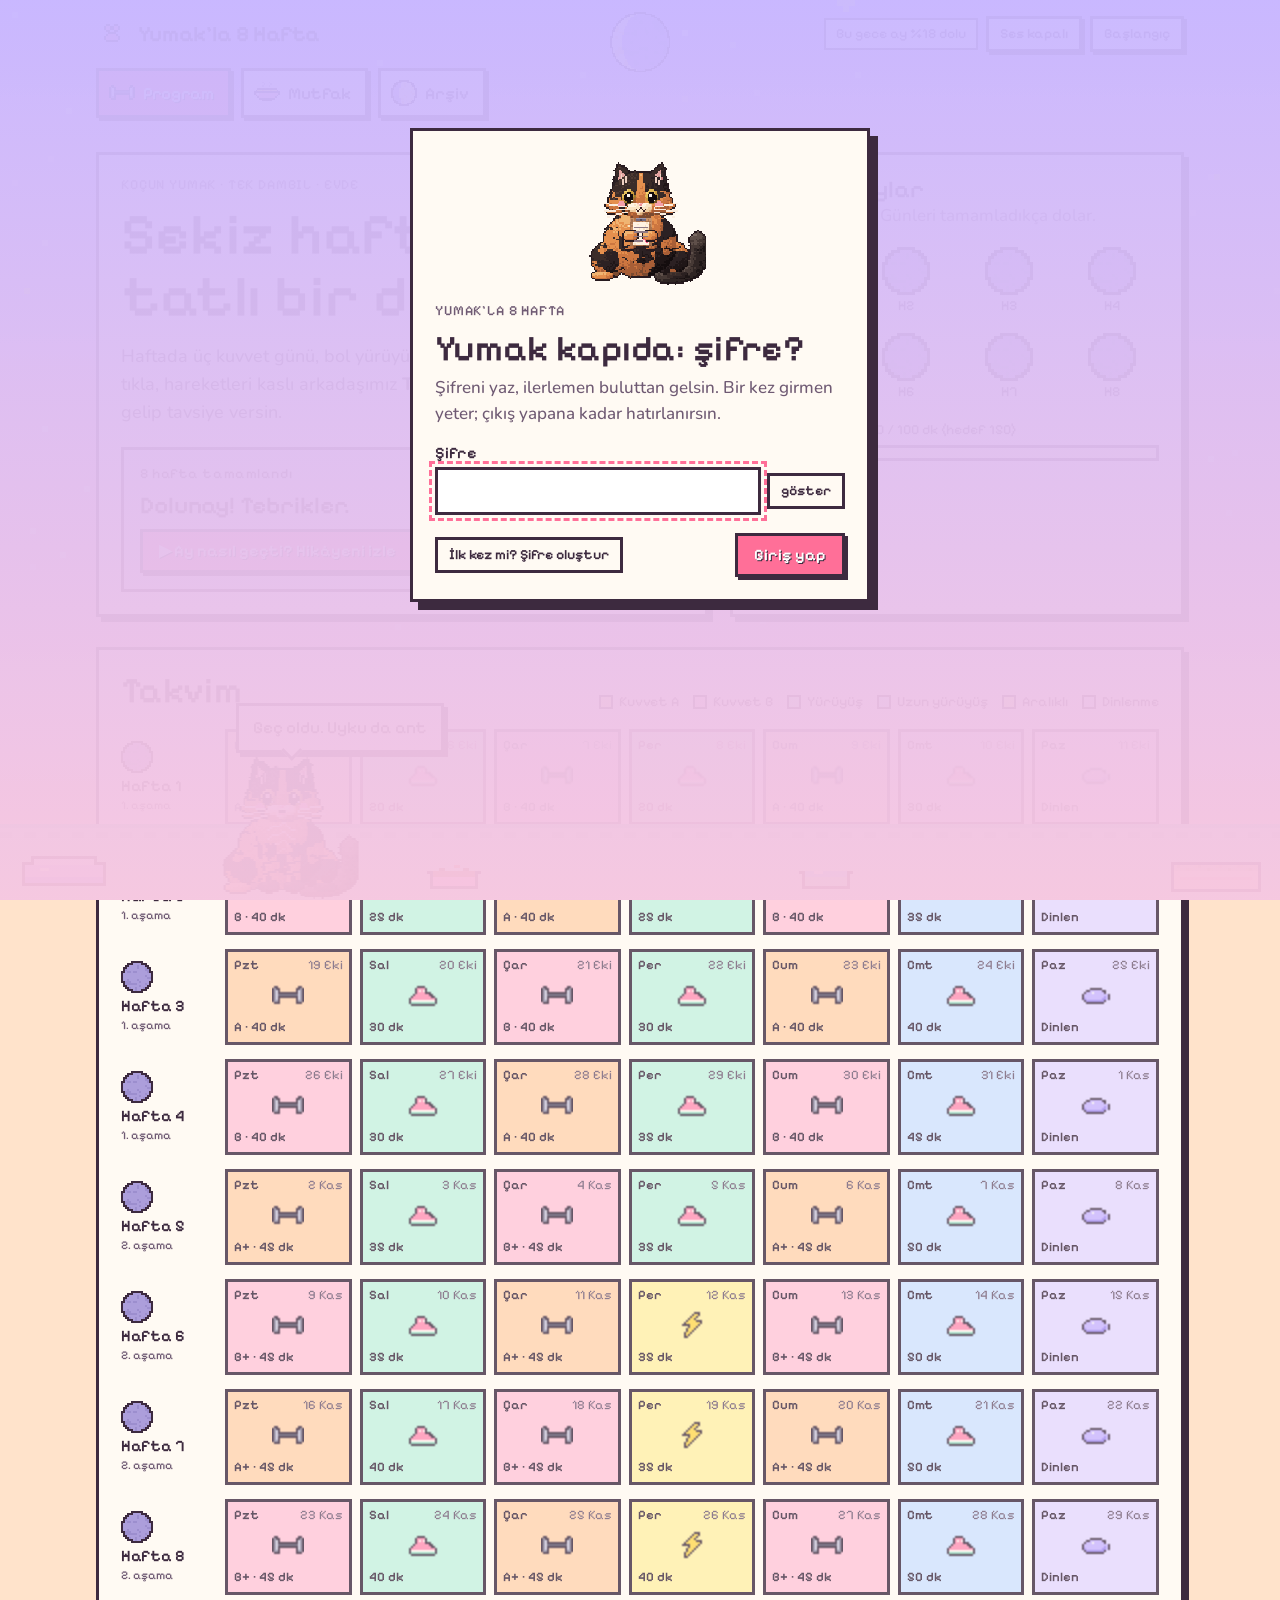
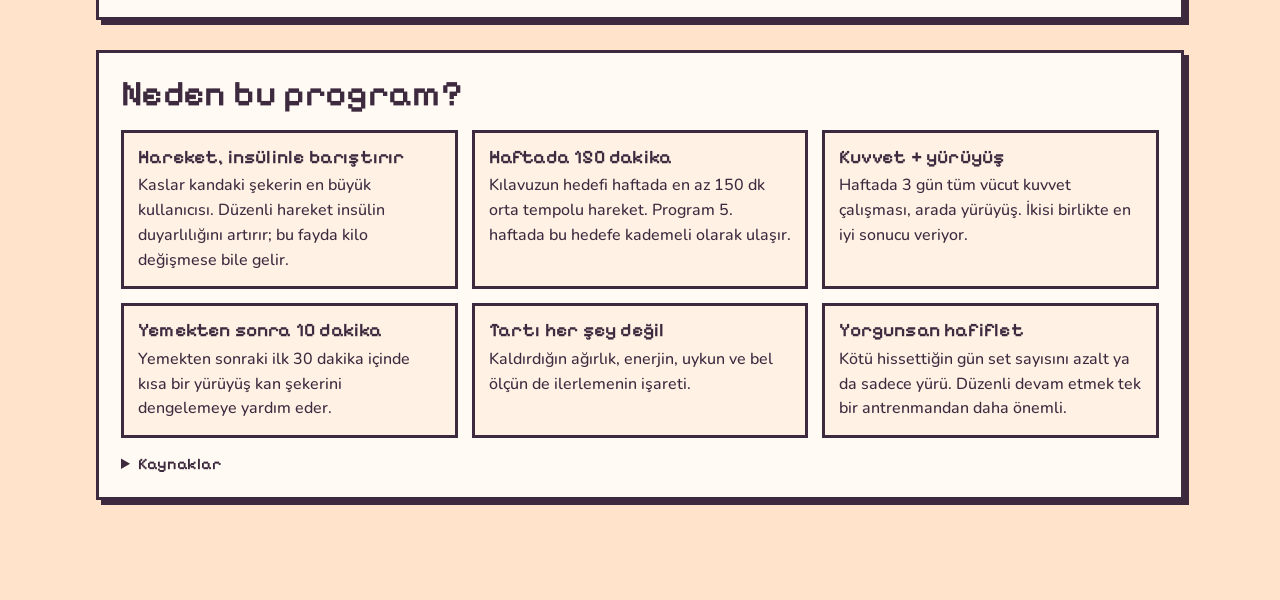
<file: index.html>
<!doctype html>
<html lang="tr">
<head>
<meta charset="utf-8">
<meta name="viewport" content="width=device-width,initial-scale=1,viewport-fit=cover">
<title>Yumak'la 8 Hafta</title>
<meta name="description" content="Tek dambılla evde 8 haftalık program. Koçun Yumak: tombul, tatlı ve biraz tembel bir kedi.">
<meta name="theme-color" content="#c9b8ff">
<meta property="og:title" content="Yumak'la 8 Hafta">
<meta property="og:description" content="Tek dambılla evde 8 haftalık program. Koçun Yumak.">
<meta property="og:type" content="website">
<meta property="og:url" content="https://bicer-latifcan.github.io/claudeAntrenmanProgram/">
<meta property="og:image" content="https://bicer-latifcan.github.io/claudeAntrenmanProgram/assets/og.png">
<meta property="og:image:width" content="1200">
<meta property="og:image:height" content="630">
<meta name="twitter:card" content="summary_large_image">
<link rel="icon" href="assets/favicon.svg" type="image/svg+xml">
<link rel="apple-touch-icon" href="assets/icon-180.png">
<link rel="manifest" href="manifest.webmanifest">
<meta name="apple-mobile-web-app-title" content="Yumak">
<meta name="apple-mobile-web-app-capable" content="yes">
<meta name="mobile-web-app-capable" content="yes">
<meta name="apple-mobile-web-app-status-bar-style" content="default">
<link rel="preconnect" href="https://fonts.googleapis.com">
<link rel="preconnect" href="https://fonts.gstatic.com" crossorigin>
<link rel="stylesheet" href="https://fonts.googleapis.com/css2?family=Nunito:wght@400;600;700;800&family=Pixelify+Sans:wght@400..700&display=swap">
<link rel="stylesheet" href="css/style.css">
</head>
<body>
<div class="sky" aria-hidden="true">
  <canvas id="stars" class="pix"></canvas>
  <canvas id="moon" class="pix" width="40" height="40"></canvas>
</div>

<header class="top wrap">
  <a class="brand" href="#" aria-label="Yumak'la 8 Hafta, en üste dön">
    <canvas id="brandIcon" class="pix" width="16" height="16" aria-hidden="true"></canvas>
    <span>Yumak'la 8 Hafta</span>
  </a>
  <div class="top-actions">
    <span class="chip" id="moonChip" title="Bu gecenin ay evresi">Bu gece ay</span>
    <button type="button" class="pbtn small" id="soundBtn" aria-pressed="false">Ses kapalı</button>
    <button type="button" class="pbtn small" id="settingsBtn" aria-haspopup="dialog">Başlangıç</button>
  </div>
</header>

<nav class="wrap tabs" aria-label="Bölümler">
  <button type="button" class="tab on" data-sekme="program" aria-current="page"><canvas class="pix" id="tabProgram" aria-hidden="true"></canvas>Program</button>
  <button type="button" class="tab" data-sekme="mutfak"><canvas class="pix" id="tabMutfak" aria-hidden="true"></canvas>Mutfak</button>
  <button type="button" class="tab" data-sekme="arsiv"><canvas class="pix" id="tabArsiv" aria-hidden="true"></canvas>Arşiv</button>
</nav>

<div class="wrap izle-bar" id="izleBar" hidden>
  <div class="izle-inner">
    <strong>İzleme modu</strong>
    <span id="izleText"></span>
    <span class="izle-actions">
      <button type="button" class="pbtn small" id="izleRefresh">Yenile</button>
      <button type="button" class="pbtn small ghost" id="izleExit">İzlemeden çık</button>
    </span>
  </div>
</div>

<main class="wrap" id="sayfaProgram">
  <section class="hero" aria-labelledby="heroTitle">
    <div class="card hero-card" data-platform="hero">
      <p class="eyebrow">Koçun Yumak · tek dambıl · evde</p>
      <h1 id="heroTitle">Sekiz haftalık tatlı bir düzen.</h1>
      <p class="lede">Haftada üç kuvvet günü, bol yürüyüş ve bir kedinin gözetimi. Güne tıkla, hareketleri kaslı arkadaşımız <b>Tarçın</b> göstersin. Yumak da arada gelip tavsiye versin.</p>
      <div class="today" id="today"></div>
    </div>
    <div class="card moons-card" data-platform="moons">
      <h2 class="h-small">Haftalık aylar</h2>
      <p class="muted">Her hafta bir ay. Günleri tamamladıkça dolar.</p>
      <div class="moons" id="moons"></div>
      <div class="week-meter" id="weekMeter"></div>
    </div>
  </section>

  <section class="card cal-card" id="takvim" aria-labelledby="calTitle" data-platform="calendar">
    <div class="cal-head">
      <h2 id="calTitle">Takvim</h2>
      <ul class="legend" aria-label="Gün türleri">
        <li><i class="dot t-A"></i>Kuvvet A</li>
        <li><i class="dot t-B"></i>Kuvvet B</li>
        <li><i class="dot t-yuruyus"></i>Yürüyüş</li>
        <li><i class="dot t-uzun"></i>Uzun yürüyüş</li>
        <li><i class="dot t-aralikli"></i>Aralıklı</li>
        <li><i class="dot t-dinlenme"></i>Dinlenme</li>
      </ul>
    </div>
    <div class="calendar" id="calendar"></div>
  </section>

  <section class="card why-card" id="neden" aria-labelledby="whyTitle">
    <h2 id="whyTitle">Neden bu program?</h2>
    <div class="why-grid" id="why"></div>
    <details class="sources">
      <summary>Kaynaklar</summary>
      <ul id="sources"></ul>
    </details>  </section>
</main>

<main class="wrap mutfak" id="sayfaMutfak" aria-label="Yumak'ın Mutfağı" hidden></main>
<main class="wrap arsiv" id="sayfaArsiv" aria-label="Arşiv: turların hikâyesi" hidden></main>

<!-- Yumak'ın evi -->
<div class="home" id="home" aria-label="Yumak'ın evi">
  <button type="button" class="item" id="bedItem" aria-label="Yatak: Yumak'ı uyut"><canvas class="pix" width="32" height="16"></canvas></button>
  <button type="button" class="item" id="foodItem" aria-label="Mama kabı: mama ver"><canvas class="pix" width="20" height="12"></canvas><span class="need" id="foodNeed"></span></button>
  <button type="button" class="item" id="waterItem" aria-label="Su kabı: su ver"><canvas class="pix" width="20" height="12"></canvas><span class="need" id="waterNeed"></span></button>
  <button type="button" class="item" id="litterItem" aria-label="Kum kabı: temizle"><canvas class="pix" width="32" height="14"></canvas></button>
</div>

<!-- Yumak katmanı -->
<div class="pet-layer" id="petLayer" aria-hidden="true">
  <canvas id="yumak" class="pix yumak" width="88" height="88"></canvas>
  <canvas id="yumakFace" class="pix yumak-face" width="104" height="88"></canvas>
</div>
<div class="bubble" id="bubble" role="status" aria-live="polite"></div>

<!-- Gün ayrıntısı -->
<dialog class="sheet" id="daySheet" aria-labelledby="dayTitle">
  <div class="sheet-inner" data-platform="sheet">
    <div class="sheet-head">
      <div>
        <p class="eyebrow" id="dayEyebrow"></p>
        <h2 id="dayTitle"></h2>
      </div>
      <button type="button" class="pbtn small" id="dayClose">Kapat</button>
    </div>
    <div id="dayBody"></div>
  </div>
</dialog>

<!-- Başlangıç tarihi -->
<dialog class="sheet small" id="settingsSheet" aria-labelledby="setTitle">
  <form method="dialog" class="sheet-inner">
    <h2 id="setTitle">Başlangıç tarihi</h2>
    <p class="muted">Programın ilk gününü seç. Takvim o günden başlar.</p>
    <label class="field">Başlangıç
      <input type="date" id="startInput">
    </label>
    <div class="backup" id="cloudBox">
      <strong class="sec-title">Bulut yedeği</strong>
      <p class="muted" id="cloudStatus"></p>
      <div class="row-end" id="cloudActions"></div>
    </div>
    <a class="backup widget-link" href="widget/">
      <strong class="sec-title">iPhone widget'ı</strong>
      <span class="muted">Ana ekranda bugünün antrenmanı ve Yumak. Kurulumu gör →</span>
    </a>
    <details class="backup">
      <summary>Başka cihaza taşı (yedek kodu)</summary>
      <p class="muted">İlerleme bu tarayıcıda saklanır. Başka bir cihazda devam etmek için kodu kopyala, orada bu alana yapıştır.</p>
      <div class="row-end">
        <button type="button" class="pbtn small" id="copyBackup">Kodumu kopyala</button>
        <span class="muted" id="backupMsg" role="status"></span>
      </div>
      <label class="field">Kodu buraya yapıştır
        <textarea id="backupInput" rows="3" spellcheck="false"></textarea>
      </label>
      <button type="button" class="pbtn small" id="loadBackup">Yedekten yükle</button>
    </details>
    <div class="row-end">
      <button type="button" class="pbtn ghost" id="resetBtn">İlerlemeyi sıfırla</button>
      <button class="pbtn" id="saveStart" value="save">Kaydet</button>
    </div>
  </form>
</dialog>

<script type="module" src="js/app.js"></script>
</body>
</html>
</file>
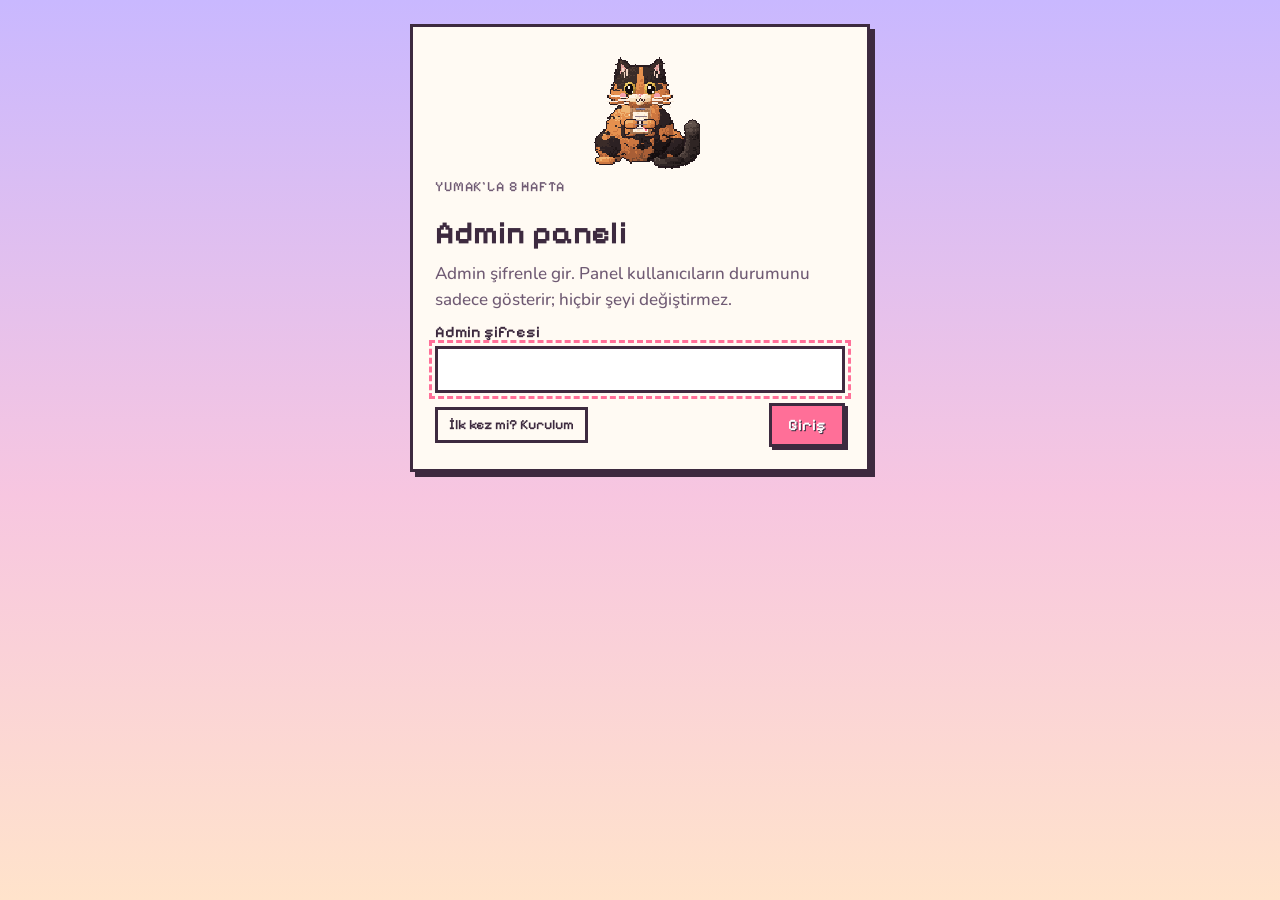
<file: admin/index.html>
<!doctype html>
<html lang="tr">
<head>
<meta charset="utf-8">
<meta name="viewport" content="width=device-width, initial-scale=1, viewport-fit=cover">
<meta name="robots" content="noindex, nofollow">
<title>Yumak · Admin paneli</title>
<link rel="icon" href="../assets/favicon.svg" type="image/svg+xml">
<link rel="preconnect" href="https://fonts.googleapis.com">
<link rel="preconnect" href="https://fonts.gstatic.com" crossorigin>
<link rel="stylesheet" href="https://fonts.googleapis.com/css2?family=Nunito:wght@400;600;700;800&family=Pixelify+Sans:wght@400..700&display=swap">
<link rel="stylesheet" href="../css/style.css">
<style>
  body { padding-bottom: 40px; }
  .ad-wrap { max-width: 980px; margin: 0 auto; padding: 24px 16px; display: grid; gap: 22px; }
  .ad-giris { max-width: 460px; justify-self: center; display: grid; gap: 10px; }
  .ad-giris h1, .ad-bas h1 { margin: 0; font: 700 32px/1.1 var(--font-pixel); }
  .ad-yumak { width: 120px; height: 120px; justify-self: center; }
  .ad-form { display: grid; gap: 10px; }
  .ad-form input { font: 600 18px/1.2 var(--font-body); padding: 10px 12px; border: 3px solid var(--ink); background: #fff; color: var(--ink); width: 100%; }
  .ad-oneri { justify-content: flex-start; }
  .ad-bas { display: flex; justify-content: space-between; align-items: flex-end; gap: 12px; flex-wrap: wrap; }
  .ad-bas .muted { margin: 4px 0 0; }
  .ad-uyari { background: var(--butter); display: grid; gap: 10px; }
  .ad-uyari h2 { margin: 0; }
  .ad-anahtar { display: block; word-break: break-all; font: 500 13px/1.4 ui-monospace, monospace; background: #fff; border: 2px dashed var(--ink); padding: 8px; user-select: all; }
  .ad-liste { display: grid; gap: 22px; }
  .ad-kart { display: grid; gap: 14px; }
  .ad-kart h2 { margin: 0; font: 800 22px/1.2 var(--font-body); }
  .ad-kart h3 { margin: 0 0 6px; font: 700 16px/1.2 var(--font-pixel); }
  .ad-kart .eyebrow { margin: 0; }
  .ad-kart .muted { margin: 2px 0 0; }
  .ad-durum { margin: 0; background: var(--lilac); border: 2px solid var(--ink); padding: 8px 10px; }
  .ad-ok { color: #1f8a52; } .ad-bekle { color: #c2335f; }
  .ad-sayilar { display: grid; grid-template-columns: repeat(4, minmax(0, 1fr)); gap: 10px; }
  .ad-sayilar div { border: 3px solid var(--ink); background: #fff; padding: 8px 10px; display: grid; gap: 2px; }
  .ad-sayilar b { font: 800 24px/1 var(--font-body); }
  .ad-sayilar span { font-size: 13px; color: var(--ink-soft); line-height: 1.2; }
  .ad-aylar { display: grid; grid-template-columns: repeat(8, minmax(0, 30px)); gap: 6px; }
  .ad-aylar canvas { width: 100%; height: auto; aspect-ratio: 1; }
  .ad-takvim { display: grid; grid-template-columns: repeat(28, minmax(0, 1fr)); gap: 3px; }
  .ad-g { aspect-ratio: 1; border: 2px solid var(--ink); background: #fff; }
  .ad-x { background: var(--pink); } .ad-d { background: var(--lilac); border-color: #b8a8e8; } .ad-k { background: #e8ddd5; border-color: #b9a9a0; }
  .ad-bugun { outline: 3px solid #ffd84d; outline-offset: 1px; }
  .ad-iki { display: grid; grid-template-columns: 1fr 1fr; gap: 16px; }
  .ad-mini, .ad-agir, .ad-turlar { list-style: none; margin: 0; padding: 0; display: grid; gap: 4px; font-size: 15px; }
  .ad-agir li, .ad-turlar li { display: flex; justify-content: space-between; align-items: center; gap: 8px; border-bottom: 2px dashed #e8d9ce; padding-bottom: 4px; }
  .ad-agir em { font-style: normal; color: #1f8a52; }
  .ad-kucuk { margin: 6px 0 0; font-size: 14px; }
  @media (max-width: 640px) {
    .ad-sayilar { grid-template-columns: 1fr 1fr; }
    .ad-iki { grid-template-columns: 1fr; }
    .ad-takvim { grid-template-columns: repeat(14, minmax(0, 1fr)); }
  }
</style>
</head>
<body>
<div class="sky" aria-hidden="true"></div>
<main class="ad-wrap" id="panel"><p class="muted">Yükleniyor…</p></main>
<script type="module" src="../js/admin.js"></script>
</body>
</html>
</file>
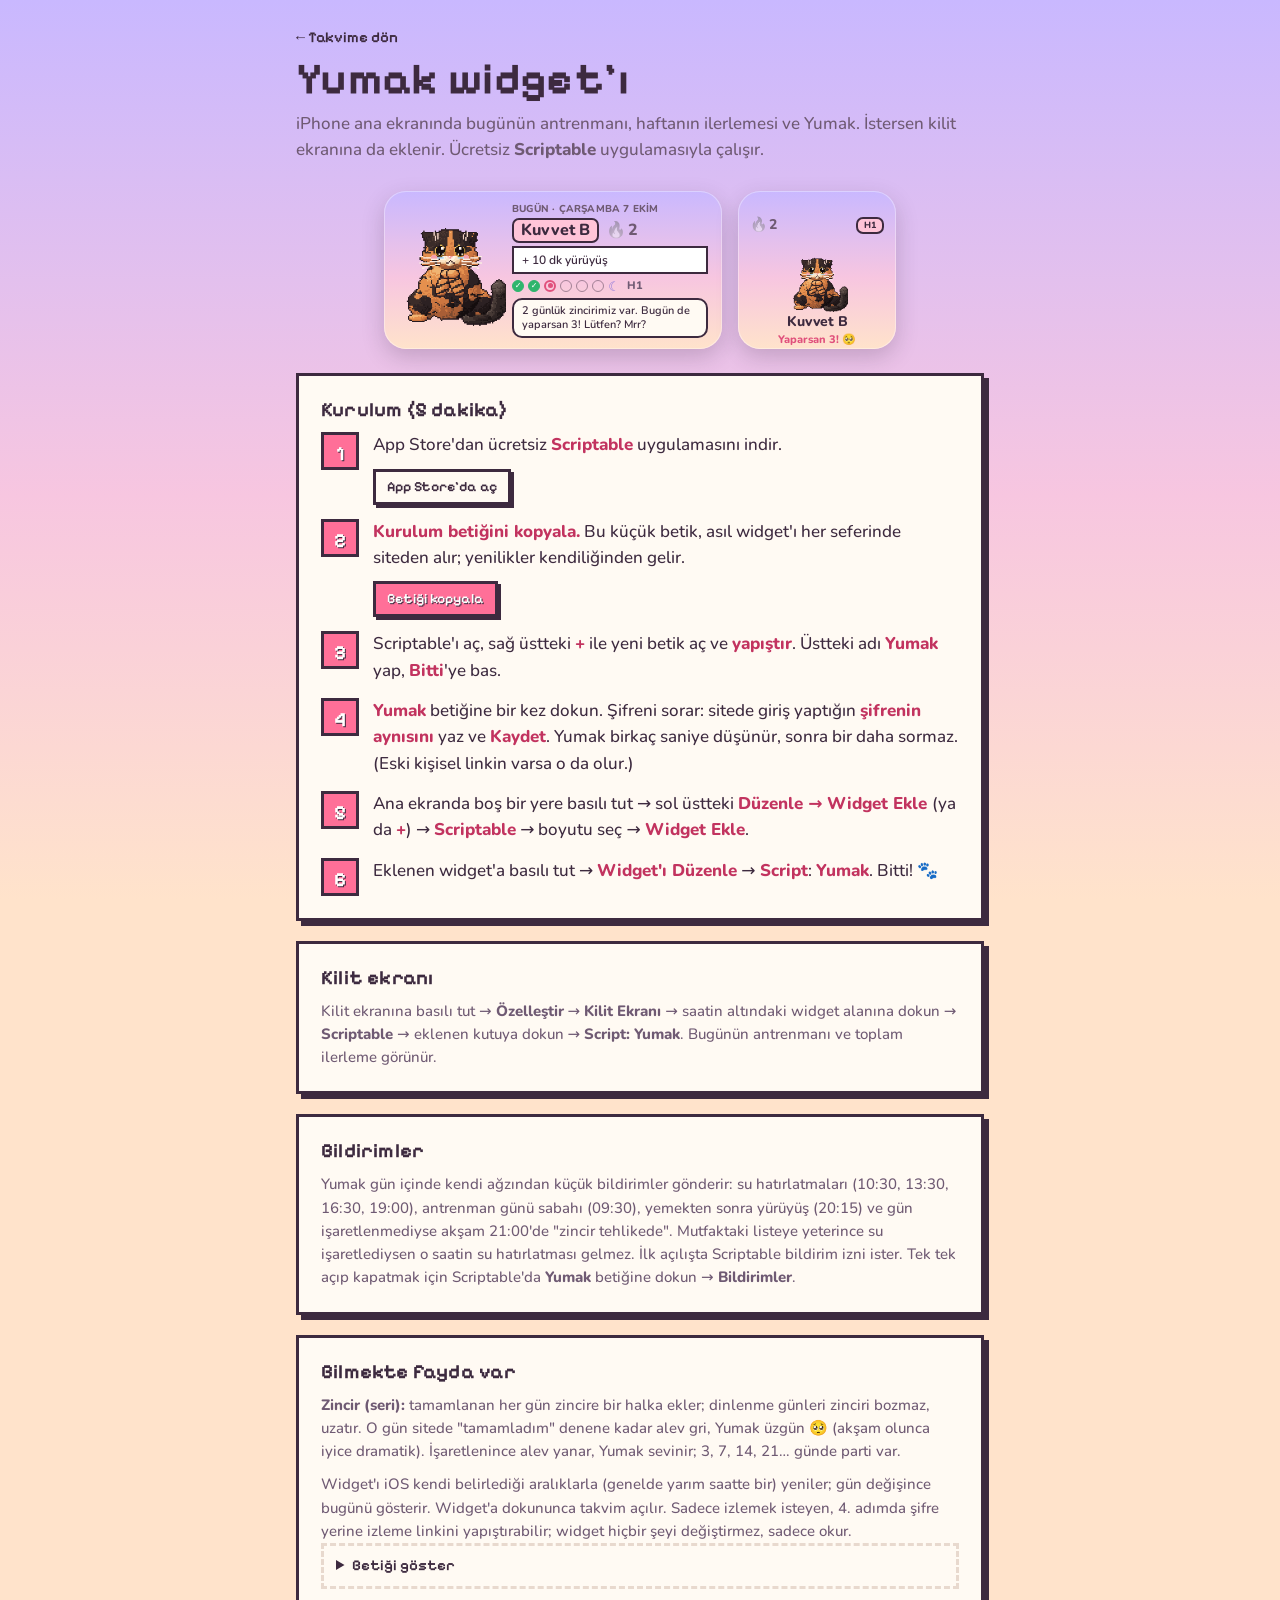
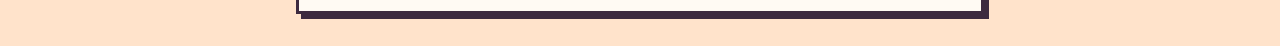
<file: widget/index.html>
<!doctype html>
<html lang="tr">
<head>
<meta charset="utf-8">
<meta name="viewport" content="width=device-width,initial-scale=1,viewport-fit=cover">
<title>Yumak widget'ı</title>
<meta name="description" content="iPhone ana ekranına ve kilit ekranına Yumak widget'ı: bugünün antrenmanı, haftanın ilerlemesi.">
<meta name="theme-color" content="#c9b8ff">
<link rel="icon" href="../assets/favicon.svg" type="image/svg+xml">
<link rel="apple-touch-icon" href="../assets/icon-180.png">
<link rel="preconnect" href="https://fonts.googleapis.com">
<link rel="preconnect" href="https://fonts.gstatic.com" crossorigin>
<link rel="stylesheet" href="https://fonts.googleapis.com/css2?family=Nunito:wght@400;600;700;800&family=Pixelify+Sans:wght@400..700&display=swap">
<link rel="stylesheet" href="../css/style.css">
<style>
  body { padding: 0 0 calc(32px + env(safe-area-inset-bottom, 0px)); }
  .wrap { width: min(720px, calc(100% - 28px)); margin: 0 auto; padding-top: calc(24px + env(safe-area-inset-top, 0px)); display: grid; gap: 20px; }
  .back { font: 600 15px/1 var(--font-pixel); color: var(--ink); text-decoration: none; display: inline-flex; gap: 6px; align-items: center; }
  h1 { font: 700 clamp(30px, 7vw, 44px)/1.05 var(--font-pixel); margin: 6px 0 8px; }
  .lead { margin: 0; color: var(--ink-soft); }
  /* widget örneği: iPhone'daki gibi yuvarlak yazı */
  .mocks { display: flex; flex-wrap: wrap; gap: 16px; align-items: center; justify-content: center; padding: 8px 0 4px; }
  .mock { border-radius: 22px; background: linear-gradient(180deg, #c9b8ff 0%, #f7c6e0 55%, #ffe3cb 100%); box-shadow: 0 8px 22px rgba(61, 42, 63, .22), inset 0 0 0 1px rgba(255,255,255,.35);
    font-family: ui-rounded, "SF Pro Rounded", "Nunito", system-ui, sans-serif; color: var(--ink); display: flex; box-sizing: border-box; line-height: 1.2; }
  .mock img { image-rendering: auto; flex: none; }
  .mock.md { width: min(338px, 100%); height: 158px; padding: 12px 14px 12px 10px; align-items: center; gap: 6px; }
  .mock.sm { width: 158px; height: 158px; padding: 10px 12px; flex-direction: column; }
  .m-ust { font-weight: 800; font-size: 10px; letter-spacing: .02em; color: var(--ink-soft); }
  .m-cip { display: inline-block; font-weight: 800; font-size: 16px; background: #ffc4d8; border: 2px solid var(--ink); border-radius: 7px; padding: 1px 7px; margin: 3px 0; }
  .m-alt { font-weight: 600; font-size: 12px; }
  .m-dots { display: flex; gap: 4px; align-items: center; margin: 5px 0 6px; font-weight: 800; font-size: 11px; color: var(--ink-soft); }
  .m-dots i { width: 12px; height: 12px; border-radius: 50%; border: 1.6px solid rgba(61, 42, 63, .45); box-sizing: border-box; display: inline-grid; place-items: center; font-style: normal; font-size: 8px; color: #fff; }
  .m-dots i.ok { background: #2fb56d; border-color: #2fb56d; }
  .m-dots i.now { border-color: #e0507c; border-width: 2px; }
  .m-dots i.now::after { content: ""; width: 5px; height: 5px; border-radius: 50%; background: #e0507c; }
  .m-dots i.moon { border: 0; color: #8f7ad8; font-size: 13px; }
  .m-alev { display: inline-flex; align-items: center; gap: 2px; font-weight: 800; font-size: 16px; color: var(--ink-soft); margin-left: 7px; vertical-align: middle; }
  .m-alev i { font-style: normal; filter: grayscale(1); opacity: .45; }
  .m-bas { display: flex; align-items: center; }
  .m-seri { font-weight: 800; font-size: 11px; color: #e0507c; text-align: center; margin-top: 2px; }
  .m-balon { background: var(--paper); border: 2px solid var(--ink); border-radius: 10px; padding: 4px 8px; font-weight: 600; font-size: 11px; line-height: 1.25; }
  .sm .top { display: flex; justify-content: space-between; align-items: center; }
  .sm .chip-h { font-weight: 800; font-size: 9px; background: #ffc4d8; border: 2px solid var(--ink); border-radius: 7px; padding: 1px 6px; }
  .sm .t { font-weight: 800; font-size: 14px; text-align: center; margin-top: 2px; }
  .sm .m-dots { justify-content: center; gap: 3px; margin: 4px 0 0; }
  .sm .m-dots i { width: 10px; height: 10px; }
  .steps { counter-reset: s; list-style: none; margin: 0; padding: 0; display: grid; gap: 14px; }
  .steps > li { counter-increment: s; display: grid; grid-template-columns: 40px 1fr; gap: 12px; align-items: start; }
  .steps > li::before { content: counter(s); font: 700 20px/38px var(--font-pixel); text-align: center; width: 38px; height: 38px; background: var(--pink); color: #fff; border: 3px solid var(--ink); text-shadow: 1px 1px 0 var(--ink); box-sizing: border-box; }
  .steps b { color: #c2335f; }
  .row-btn { display: flex; flex-wrap: wrap; gap: 10px; margin-top: 10px; }
  details { border: 3px dashed #e8d9ce; padding: 10px 12px; }
  summary { font: 600 15px/1.3 var(--font-pixel); cursor: pointer; }
  pre { white-space: pre-wrap; word-break: break-word; font: 12px/1.45 ui-monospace, SFMono-Regular, Menlo, monospace; background: var(--paper-2); padding: 10px; margin: 10px 0 0; border: 2px solid var(--ink); max-height: 320px; overflow: auto; }
  .note { font-size: 15px; color: var(--ink-soft); margin: 0; }
  .sec { font: 700 20px/1.2 var(--font-pixel); margin: 0 0 10px; }
</style>
</head>
<body>
<div class="sky" aria-hidden="true"></div>
<main class="wrap">
  <div>
    <a class="back" href="../">← Takvime dön</a>
    <h1>Yumak widget'ı</h1>
    <p class="lead">iPhone ana ekranında bugünün antrenmanı, haftanın ilerlemesi ve Yumak. İstersen kilit ekranına da eklenir. Ücretsiz <b>Scriptable</b> uygulamasıyla çalışır.</p>
  </div>

  <div class="mocks" aria-label="Widget örneği">
    <div class="mock md">
      <img src="uzgun.png" alt="Bugünü bekleyen üzgün Yumak" width="112" height="112">
      <div>
        <div class="m-ust">BUGÜN · ÇARŞAMBA 7 EKİM</div>
        <div class="m-bas"><span class="m-cip">Kuvvet B</span><span class="m-alev"><i>🔥</i>2</span></div>
        <div class="m-alt">+ 10 dk yürüyüş</div>
        <div class="m-dots"><i class="ok">✓</i><i class="ok">✓</i><i class="now"></i><i></i><i></i><i></i><i class="moon">☾</i>&nbsp;H1</div>
        <div class="m-balon">2 günlük zincirimiz var. Bugün de yaparsan 3! Lütfen? Mrr?</div>
      </div>
    </div>
    <div class="mock sm">
      <div class="top"><span class="m-alev" style="margin:0;font-size:14px"><i>🔥</i>2</span><span class="chip-h">H1</span></div>
      <img src="uzgun.png" alt="" width="62" height="62" style="align-self:center">
      <div class="t">Kuvvet B</div>
      <div class="m-seri">Yaparsan 3! 🥺</div>
    </div>
  </div>

  <section class="card">
    <h2 class="sec">Kurulum (5 dakika)</h2>
    <ol class="steps">
      <li><div>App Store'dan ücretsiz <b>Scriptable</b> uygulamasını indir.
        <div class="row-btn"><a class="pbtn small" href="https://apps.apple.com/app/scriptable/id1405459188" rel="noopener">App Store'da aç</a></div></div></li>
      <li><div><b>Kurulum betiğini kopyala.</b> Bu küçük betik, asıl widget'ı her seferinde siteden alır; yenilikler kendiliğinden gelir.
        <div class="row-btn"><button class="pbtn primary small" type="button" id="kopyala">Betiği kopyala</button></div></div></li>
      <li><div>Scriptable'ı aç, sağ üstteki <b>+</b> ile yeni betik aç ve <b>yapıştır</b>. Üstteki adı <b>Yumak</b> yap, <b>Bitti</b>'ye bas.</div></li>
      <li><div><b>Yumak</b> betiğine bir kez dokun. Şifreni sorar: sitede giriş yaptığın <b>şifrenin aynısını</b> yaz ve <b>Kaydet</b>. Yumak birkaç saniye düşünür, sonra bir daha sormaz. (Eski kişisel linkin varsa o da olur.)</div></li>
      <li><div>Ana ekranda boş bir yere basılı tut → sol üstteki <b>Düzenle → Widget Ekle</b> (ya da <b>+</b>) → <b>Scriptable</b> → boyutu seç → <b>Widget Ekle</b>.</div></li>
      <li><div>Eklenen widget'a basılı tut → <b>Widget'ı Düzenle</b> → <b>Script</b>: <b>Yumak</b>. Bitti! 🐾</div></li>
    </ol>
  </section>

  <section class="card">
    <h2 class="sec">Kilit ekranı</h2>
    <p class="note">Kilit ekranına basılı tut → <b>Özelleştir</b> → <b>Kilit Ekranı</b> → saatin altındaki widget alanına dokun → <b>Scriptable</b> → eklenen kutuya dokun → <b>Script: Yumak</b>. Bugünün antrenmanı ve toplam ilerleme görünür.</p>
  </section>

  <section class="card">
    <h2 class="sec">Bildirimler</h2>
    <p class="note">Yumak gün içinde kendi ağzından küçük bildirimler gönderir: su hatırlatmaları (10:30, 13:30, 16:30, 19:00), antrenman günü sabahı (09:30), yemekten sonra yürüyüş (20:15) ve gün işaretlenmediyse akşam 21:00'de "zincir tehlikede". Mutfaktaki listeye yeterince su işaretlediysen o saatin su hatırlatması gelmez. İlk açılışta Scriptable bildirim izni ister. Tek tek açıp kapatmak için Scriptable'da <b>Yumak</b> betiğine dokun → <b>Bildirimler</b>.</p>
  </section>

  <section class="card">
    <h2 class="sec">Bilmekte fayda var</h2>
    <p class="note" style="margin-bottom:10px"><b>Zincir (seri):</b> tamamlanan her gün zincire bir halka ekler; dinlenme günleri zinciri bozmaz, uzatır. O gün sitede "tamamladım" denene kadar alev gri, Yumak üzgün 🥺 (akşam olunca iyice dramatik). İşaretlenince alev yanar, Yumak sevinir; 3, 7, 14, 21… günde parti var.</p>
    <p class="note">Widget'ı iOS kendi belirlediği aralıklarla (genelde yarım saatte bir) yeniler; gün değişince bugünü gösterir. Widget'a dokununca takvim açılır. Sadece izlemek isteyen, 4. adımda şifre yerine izleme linkini yapıştırabilir; widget hiçbir şeyi değiştirmez, sadece okur.</p>
    <details id="betikKutu"><summary>Betiği göster</summary><pre id="betik"></pre></details>
  </section>
</main>

<script type="text/plain" id="betikKaynak">
// Yumak widget'ı 🐾 · kurulum betiği
// Asıl widget'ı siteden indirir; yenilikler kendiliğinden gelir.
const ADRES = 'https://bicer-latifcan.github.io/claudeAntrenmanProgram/widget/yumak-widget.js';
const fm = FileManager.local(), yol = fm.joinPath(fm.documentsDirectory(), 'yumak-widget-cekirdek.js');
let kod = null;
try {
  const r = new Request(ADRES); r.timeoutInterval = 12;
  const s = await r.loadString();
  if (r.response.statusCode === 200 && s.includes('YUMAK_WIDGET')) { kod = s; fm.writeString(yol, s); }
} catch (e) {}
if (!kod && fm.fileExists(yol)) kod = fm.readString(yol);
if (kod) await eval(`(async () => {\n${kod}\n})()`);
else { const w = new ListWidget(); w.addText('Yumak internet bekliyor…'); Script.setWidget(w); Script.complete(); }
</script>
<script>
  const kaynak = document.getElementById('betikKaynak').textContent.trim() + '\n';
  document.getElementById('betik').textContent = kaynak;
  document.getElementById('kopyala').addEventListener('click', async (e) => {
    const b = e.currentTarget;
    try { await navigator.clipboard.writeText(kaynak); b.textContent = 'Kopyalandı! 🐾'; }
    catch {
      const kutu = document.getElementById('betikKutu'); kutu.open = true;
      const r = document.createRange(); r.selectNodeContents(document.getElementById('betik'));
      const s = getSelection(); s.removeAllRanges(); s.addRange(r);
      b.textContent = 'Seçtim, Kopyala\'ya bas';
    }
    setTimeout(() => { b.textContent = 'Betiği kopyala'; }, 2600);
  });
</script>
</body>
</html>
</file>
<file: css/style.css>
/* Yumak'la 8 Hafta — pastel piksel dünya
   Düzen: ortalanmış tek sütun; üstte tanıtım + haftalık aylar, ortada takvim, altta "neden".
   Yumak ekranın altındaki evinde yaşar ve sayfadaki kartların üstüne zıplayabilir. */
:root {
  --ink: #3d2a3f;
  --ink-soft: #6f5a73;
  --paper: #fffaf3;
  --paper-2: #fff1e4;
  --sky-1: #c9b8ff;
  --sky-2: #f7c6e0;
  --sky-3: #ffe3cb;
  --pink: #ff6f98;
  --pink-soft: #ffc4d8;
  --peach: #ffd2ad;
  --mint: #c4f1df;
  --blue: #cfe2ff;
  --butter: #fff0a6;
  --lilac: #e4d8ff;
  --ground: #c4f0dc;
  --ground-edge: #8fd4bc;
  --shadow: 5px 5px 0 var(--ink);
  --font-pixel: "Pixelify Sans", ui-monospace, monospace;
  --font-body: "Nunito", system-ui, -apple-system, "Segoe UI", sans-serif;
  --home-h: 76px;
}
* { box-sizing: border-box; }
html { scroll-behavior: smooth; }
body {
  margin: 0; min-height: 100%;
  font: 500 17px/1.55 var(--font-body); color: var(--ink);
  background: var(--sky-3);
  padding-bottom: calc(var(--home-h) + 24px + env(safe-area-inset-bottom, 0px));
  -webkit-tap-highlight-color: transparent;
}
.pix { image-rendering: pixelated; image-rendering: crisp-edges; }
.sky { position: fixed; inset: 0; z-index: -1; background: linear-gradient(180deg, var(--sky-1) 0%, var(--sky-2) 55%, var(--sky-3) 100%); }
#stars { position: absolute; inset: 0; width: 100%; height: 100%; }
#moon { position: absolute; left: 50%; top: 12px; width: 60px; transform: translateX(-50%); }

.wrap { width: 100%; max-width: 1120px; margin: 0 auto; padding-inline: 16px; }
h1, h2, h3 { font-family: var(--font-pixel); font-weight: 600; line-height: 1.08; margin: 0; text-wrap: balance; letter-spacing: .01em; }
h1 { font-size: clamp(34px, 5.2vw, 58px); }
h2 { font-size: clamp(26px, 3.2vw, 36px); }
.h-small { font-size: 24px; }
p { margin: 0; }
b { font-weight: 800; }
.muted { color: var(--ink-soft); }
.eyebrow { font: 500 14px/1.2 var(--font-pixel); letter-spacing: .06em; text-transform: uppercase; color: var(--ink-soft); margin-bottom: 10px; }

/* ---------- ortak parçalar ---------- */
.card { background: var(--paper); border: 3px solid var(--ink); box-shadow: var(--shadow); padding: 22px; position: relative; }
.pbtn {
  font: 600 16px/1 var(--font-pixel); color: var(--ink); background: var(--paper); border: 3px solid var(--ink);
  box-shadow: 3px 3px 0 var(--ink); padding: 11px 16px; cursor: pointer; text-decoration: none; display: inline-flex; align-items: center; gap: 8px;
}
.pbtn:hover { background: #fff; }
.pbtn:active { transform: translate(2px, 2px); box-shadow: 1px 1px 0 var(--ink); }
.pbtn.small { font-size: 14px; padding: 8px 11px; }
.pbtn.primary { background: var(--pink); color: #fff; text-shadow: 1px 1px 0 var(--ink); }
.pbtn.ghost { background: transparent; box-shadow: none; }
.pbtn[aria-pressed="true"] { background: var(--butter); }
:focus-visible { outline: 3px dashed var(--pink); outline-offset: 3px; }
.chip { font: 500 14px/1 var(--font-pixel); background: var(--paper); border: 2px solid var(--ink); padding: 7px 10px; display: inline-flex; align-items: center; gap: 6px; }

/* ---------- üst şerit ---------- */
.top { display: flex; justify-content: space-between; align-items: center; gap: 12px; flex-wrap: wrap; padding-block: 16px; }
.brand { display: inline-flex; align-items: center; gap: 10px; font: 700 22px/1 var(--font-pixel); color: var(--ink); text-decoration: none; }
.brand canvas { width: 32px; height: 32px; }
.top-actions { display: flex; gap: 8px; align-items: center; flex-wrap: wrap; }

/* ---------- izleme modu ---------- */
.izle-bar { margin-top: 4px; }
.izle-inner { display: flex; flex-wrap: wrap; gap: 8px 14px; align-items: center; background: var(--butter); border: 3px solid var(--ink); box-shadow: 4px 4px 0 var(--ink); padding: 10px 14px; font: 500 15px/1.3 var(--font-pixel); }
.izle-actions { margin-left: auto; display: flex; gap: 8px; }
body.izle .setbox, body.izle .kg, body.izle .done-btn, body.izle [data-walk], body.izle #startInput, body.izle #saveStart, body.izle #resetBtn, body.izle #loadBackup { pointer-events: none; opacity: .7; }

/* ---------- tanıtım ---------- */
.hero { display: grid; grid-template-columns: minmax(0, 1.35fr) minmax(0, 1fr); gap: 22px; margin-top: 30px; }
.hero-card h1 { margin-bottom: 14px; }
.lede { font-size: 18px; max-width: 58ch; }
.today { margin-top: 20px; display: grid; gap: 10px; padding: 16px; border: 3px solid var(--ink); background: var(--peach); }
.today .t-label { font: 500 14px/1.2 var(--font-pixel); letter-spacing: .04em; }
.today .t-title { font: 600 24px/1.1 var(--font-pixel); }
.today .row { display: flex; gap: 10px; flex-wrap: wrap; align-items: center; }
.moons { display: grid; grid-template-columns: repeat(4, minmax(0, 1fr)); gap: 12px 8px; margin-top: 14px; }
.moon-item { display: grid; justify-items: center; gap: 4px; font: 500 14px/1 var(--font-pixel); background: none; border: 0; color: var(--ink); cursor: pointer; padding: 4px; }
.moon-item canvas { width: 48px; height: 48px; }
.moon-item.now { outline: 2px dashed var(--pink); outline-offset: 2px; }
.week-meter { margin-top: 18px; display: grid; gap: 6px; font: 500 14px/1.3 var(--font-pixel); }
.bar { height: 16px; border: 3px solid var(--ink); background: var(--paper-2); position: relative; overflow: hidden; }
.bar i { position: absolute; inset: 0 auto 0 0; background: repeating-linear-gradient(90deg, var(--pink) 0 8px, #ff8fb0 8px 16px); }

/* ---------- takvim ---------- */
.cal-card { margin-top: 30px; }
.cal-head { display: flex; justify-content: space-between; align-items: end; gap: 14px; flex-wrap: wrap; margin-bottom: 18px; }
.legend { list-style: none; margin: 0; padding: 0; display: flex; flex-wrap: wrap; gap: 6px 14px; font: 500 14px/1.2 var(--font-pixel); }
.legend li { display: inline-flex; align-items: center; gap: 6px; }
.dot { width: 14px; height: 14px; border: 2px solid var(--ink); display: inline-block; }
.t-A { background: var(--peach); } .t-B { background: var(--pink-soft); } .t-yuruyus { background: var(--mint); }
.t-uzun { background: var(--blue); } .t-aralikli { background: var(--butter); } .t-dinlenme { background: var(--lilac); }
.calendar { display: grid; gap: 14px; }
.week { display: grid; grid-template-columns: 96px repeat(7, minmax(0, 1fr)); gap: 8px; align-items: stretch; }
.week-label { display: grid; align-content: center; justify-items: start; gap: 4px; font: 600 16px/1.1 var(--font-pixel); }
.week-label canvas { width: 32px; height: 32px; }
.week-label small { font: 500 12px/1.2 var(--font-pixel); color: var(--ink-soft); }
.day {
  position: relative; display: grid; grid-template-rows: auto 1fr auto; gap: 2px; min-height: 96px; padding: 7px 6px;
  border: 3px solid var(--ink); color: var(--ink); cursor: pointer; text-align: left; font: inherit;
  transition: transform .12s steps(2), box-shadow .12s steps(2);
}
.day:hover { transform: translate(-2px, -2px); box-shadow: 4px 4px 0 var(--ink); }
.day .d-top { display: flex; justify-content: space-between; align-items: baseline; gap: 4px; font: 600 13px/1 var(--font-pixel); }
.day .d-date { font-weight: 400; color: var(--ink-soft); }
.day canvas.d-icon { width: 32px; height: 32px; align-self: center; justify-self: center; }
.day .d-label { font: 600 13px/1.15 var(--font-pixel); }
.day.is-today { box-shadow: 0 0 0 3px var(--pink), 4px 4px 0 3px var(--ink); }
.day.is-today::before { content: "bugün"; position: absolute; top: -12px; right: 6px; font: 600 11px/1 var(--font-pixel); background: var(--pink); color: #fff; padding: 3px 5px; border: 2px solid var(--ink); }
/* tamamlanan gün: koca yeşil tik */
.day.is-done { box-shadow: inset 0 0 0 3px #3cc97c; }
.day.is-done:hover { box-shadow: inset 0 0 0 3px #3cc97c, 4px 4px 0 var(--ink); }
.day.is-done canvas.d-icon { opacity: .22; }
.day.is-done .d-label, .day.is-done .d-top { opacity: .75; }
.day.is-today.is-done { box-shadow: inset 0 0 0 3px #3cc97c, 0 0 0 3px var(--pink), 4px 4px 0 3px var(--ink); }
.day .stamp { position: absolute; left: 50%; top: 50%; transform: translate(-50%, -40%); height: auto; pointer-events: none; filter: drop-shadow(2px 2px 0 rgba(61, 42, 63, .35)); }
.stamp.pop { animation: pop .55s steps(6) both; }
@keyframes pop { 0% { transform: translate(-50%, -40%) scale(0) rotate(-20deg); } 60% { transform: translate(-50%, -40%) scale(1.35) rotate(6deg); } 100% { transform: translate(-50%, -40%) scale(1) rotate(0); } }
.done-chip { background: #e9fbef; border-color: #1c5e3b; gap: 8px; }
.day.is-past:not(.is-done) { opacity: .78; }

/* ---------- neden ---------- */
.why-card { margin-top: 30px; }
.why-grid { display: grid; grid-template-columns: repeat(3, minmax(0, 1fr)); gap: 14px; margin-top: 16px; }
.why-item { border: 3px solid var(--ink); padding: 14px; background: var(--paper-2); }
.why-item h3 { font-size: 19px; margin-bottom: 6px; }
.why-item p { font-size: 16px; }
.sources { margin-top: 16px; }
.sources summary { font: 600 16px/1.3 var(--font-pixel); cursor: pointer; }
.sources a { color: var(--ink); }
.note { margin-top: 14px; font-size: 15px; color: var(--ink-soft); max-width: 75ch; }
.foot { padding-block: 26px 10px; font-size: 14px; color: var(--ink-soft); }

/* ---------- Yumak'ın evi ---------- */
.home {
  position: fixed; left: 0; right: 0; bottom: 0; z-index: 40; height: calc(var(--home-h) + env(safe-area-inset-bottom, 0px));
  padding: 0 16px env(safe-area-inset-bottom, 0px); display: flex; align-items: flex-end; justify-content: space-between; gap: 10px;
  background: var(--ground); border-top: 4px solid var(--ground-edge);
}
.home::before { content: ""; position: absolute; left: 0; right: 0; top: 4px; height: 6px; background: repeating-linear-gradient(90deg, #b2e8d1 0 12px, transparent 12px 24px); }
.item { position: relative; background: none; border: 0; padding: 0 0 8px; cursor: pointer; display: grid; justify-items: center; }
.item canvas { width: auto; height: 36px; }
#bedItem canvas { height: 32px; }
#litterItem canvas { height: 34px; }
.need { position: absolute; top: -10px; right: -6px; font: 700 14px/1 var(--font-pixel); color: var(--pink); text-shadow: 1px 1px 0 var(--ink); }
.home .spacer { flex: 1; }

/* ---------- Yumak katmanı ---------- */
.pet-layer { position: fixed; inset: 0; z-index: 60; pointer-events: none; overflow: hidden; }
.yumak { position: absolute; left: 0; top: 0; width: 154px; height: 154px; transform-origin: 50% 95.45%; will-change: transform; } /* köken = ayak hizası (84/88) */
.yumak-face { position: absolute; left: 50%; bottom: 0; width: min(92vw, 540px); height: auto; transform: translate(-50%, 110%); will-change: transform; }
.fx { position: fixed; z-index: 65; pointer-events: none; }
.fx-text { font: 700 21px/1 "Pixelify Sans", system-ui, sans-serif; color: #ff5f8f; white-space: nowrap; letter-spacing: .5px;
  text-shadow: 2px 0 var(--ink), -2px 0 var(--ink), 0 2px var(--ink), 0 -2px var(--ink), 2px 2px var(--ink), -2px 2px var(--ink), 2px -2px var(--ink), -2px -2px var(--ink), 0 5px 0 rgba(61, 42, 63, .22); }
.prop { position: fixed; left: 0; top: 0; z-index: 64; pointer-events: none; will-change: transform, opacity; }
.bubble {
  position: fixed; z-index: 70; max-width: min(320px, 80vw); background: var(--paper); border: 3px solid var(--ink); box-shadow: 4px 4px 0 var(--ink);
  padding: 11px 14px; font: 500 17px/1.35 var(--font-pixel); pointer-events: none; opacity: 0; transform: translateY(6px);
  transition: opacity .15s steps(3), transform .15s steps(3);
}
.bubble.on { opacity: 1; transform: none; }
.bubble::after { content: ""; position: absolute; left: var(--tail, 40px); bottom: -13px; width: 12px; height: 12px; background: var(--paper); border-right: 3px solid var(--ink); border-bottom: 3px solid var(--ink); transform: rotate(45deg) translateY(-50%); }
.bubble.below::after { bottom: auto; top: -13px; transform: rotate(225deg) translateY(-50%); }
.bubble.side::after { display: none; }
.bubble b { color: #e0507c; }

/* ---------- gün ayrıntısı ---------- */
.sheet { border: 3px solid var(--ink); box-shadow: 8px 8px 0 var(--ink); padding: 0; background: var(--paper); color: var(--ink); width: min(820px, calc(100% - 20px)); max-height: 90vh; }
/* Yumak pencerenin üstüne oturabilsin diye üstte boşluk */
@media (min-height: 620px) { .sheet { margin-top: 128px; margin-bottom: 16px; max-height: calc(100dvh - 148px); } }
#dayBody { display: grid; gap: 16px; }
.sheet.small { width: min(460px, calc(100% - 20px)); }
.sheet::backdrop { background: rgba(61, 42, 63, .45); }
.sheet-inner { padding: 22px; display: grid; gap: 18px; }
.sheet-head { display: flex; justify-content: space-between; gap: 12px; align-items: start; position: sticky; top: 0; background: var(--paper); padding-block: 4px 12px; z-index: 2; border-bottom: 3px dashed #e8d9ce; }
.sec-title { font: 600 20px/1.2 var(--font-pixel); display: flex; align-items: center; gap: 8px; }
.ex-list { display: grid; gap: 16px; }
.ex { display: grid; grid-template-columns: 216px minmax(0, 1fr); gap: 16px; border: 3px solid var(--ink); padding: 14px; background: #fff; }
.ex.compact { grid-template-columns: 120px minmax(0, 1fr); }
.stage { background: linear-gradient(180deg, #f3ecff 0 78%, #d9f3e8 78% 100%); border: 3px solid var(--ink); aspect-ratio: 1; display: grid; place-items: center; }
.stage canvas { width: 100%; height: 100%; }
.ex h3 { font-size: 22px; }
.ex .dose { display: flex; gap: 6px; flex-wrap: wrap; margin: 8px 0; }
.ex ol { margin: 6px 0 8px; padding-left: 20px; font-size: 16px; }
.ex .tip { font-size: 15px; background: var(--butter); border: 2px solid var(--ink); padding: 6px 9px; display: inline-block; }
.ex .warn { font-size: 15px; margin-top: 6px; color: #9a3d5b; }
.sets { display: flex; gap: 8px; flex-wrap: wrap; align-items: center; margin-top: 10px; font: 500 14px/1 var(--font-pixel); }
.setbox { width: 34px; height: 34px; border: 3px solid var(--ink); background: var(--paper); cursor: pointer; font: 600 15px/1 var(--font-pixel); color: var(--ink); }
.setbox[aria-pressed="true"] { background: var(--pink); color: #fff; }
.kg { width: 70px; font: 600 15px/1 var(--font-pixel); padding: 7px; border: 3px solid var(--ink); background: var(--paper); color: var(--ink); }
.video { margin-top: 10px; }
.lite-yt { position: relative; display: block; width: 100%; max-width: 420px; aspect-ratio: 16 / 9; border: 3px solid var(--ink); background: #1b1422 center / cover no-repeat; cursor: pointer; padding: 0; }
.lite-yt::after { content: "▶ İzle"; position: absolute; left: 50%; top: 50%; transform: translate(-50%, -50%); font: 600 17px/1 var(--font-pixel); background: var(--pink); color: #fff; border: 3px solid var(--ink); padding: 9px 13px; box-shadow: 3px 3px 0 var(--ink); }
.yt-frame { position: relative; width: 100%; max-width: 420px; aspect-ratio: 16 / 9; border: 3px solid var(--ink); background: #000; }
.yt-frame iframe { position: absolute; inset: 0; width: 100%; height: 100%; border: 0; }
.chip.strong { background: #fff; font-weight: 700; border-width: 2px; }
.chip.kg-chip { background: var(--mint); }
.warn.soft { color: var(--ink-soft); }
.tracker { margin-top: 12px; padding-top: 10px; border-top: 2px dashed #e8d9ce; display: grid; gap: 6px; }
.tr-help, .tr-last { font-size: 14px; color: var(--ink-soft); margin: 0; }
.tr-last b { color: var(--ink); }
.kg-field { display: inline-flex; align-items: center; gap: 8px; font: 600 14px/1 var(--font-pixel); margin-left: 4px; }
.done-btn {
  display: inline-flex; align-items: center; gap: 12px; font: 600 21px/1.1 var(--font-pixel); color: #fff; text-shadow: 1px 1px 0 var(--ink);
  background: var(--pink); border: 3px solid var(--ink); box-shadow: 4px 4px 0 var(--ink); padding: 14px 20px; cursor: pointer; text-align: left;
}
.done-btn:active { transform: translate(2px, 2px); box-shadow: 2px 2px 0 var(--ink); }
.done-btn[aria-pressed="true"] { background: #e9fbef; color: #1c5e3b; text-shadow: none; border-color: #1c5e3b; box-shadow: 4px 4px 0 #1c5e3b; }
.done-btn small { display: block; font: 500 12px/1.2 var(--font-body); color: var(--ink-soft); margin-top: 3px; }
.video a { font: 500 14px/1.3 var(--font-pixel); color: var(--ink); }
.walk-box { display: grid; grid-template-columns: 216px minmax(0, 1fr); gap: 16px; align-items: start; }
.done-row { display: flex; justify-content: space-between; align-items: center; gap: 12px; flex-wrap: wrap; border-top: 3px dashed #e8d9ce; padding-top: 16px; }
.check { display: inline-flex; align-items: center; gap: 10px; font: 600 16px/1.2 var(--font-pixel); cursor: pointer; }
.check input { width: 24px; height: 24px; accent-color: var(--pink); }
.field { display: grid; gap: 6px; font: 600 16px/1 var(--font-pixel); }
.field input { font: 600 17px/1 var(--font-body); padding: 10px; border: 3px solid var(--ink); background: #fff; color: var(--ink); }
.row-end { display: flex; justify-content: space-between; gap: 10px; flex-wrap: wrap; align-items: center; }
.backup { display: grid; gap: 10px; border: 3px dashed #e8d9ce; padding: 12px; }
.backup summary { font: 600 16px/1.3 var(--font-pixel); cursor: pointer; }
.backup[open] { gap: 12px; }
.widget-link { color: var(--ink); text-decoration: none; gap: 4px; }
.widget-link:hover .sec-title { color: #c2335f; }
.field textarea { font: 500 13px/1.4 ui-monospace, monospace; padding: 8px; border: 3px solid var(--ink); background: #fff; color: var(--ink); resize: vertical; }

/* ---------- dar ekran ---------- */
/* ---------- kapı (şifreyle giriş) ---------- */
.kapi::backdrop { background: linear-gradient(180deg, rgba(201, 184, 255, .96), rgba(247, 198, 224, .96)); }
.kapi-ic { text-align: left; }
.kapi-yumak { width: 132px; height: 132px; justify-self: center; }
.kapi h2 { margin: 0 0 6px; }
.kapi-satir { display: flex; gap: 6px; align-items: center; }
.kapi-satir input { flex: 1; min-width: 0; }
.kapi input[type="password"], .kapi input[type="text"] { font: 600 18px/1.2 var(--font-body); padding: 10px 12px; border: 3px solid var(--ink); background: #fff; color: var(--ink); width: 100%; }
.kapi-oneri { justify-content: flex-start; flex-wrap: wrap; }
.kapi-mesaj { min-height: 1.4em; margin: 0; font-weight: 700; }
.kapi-mesaj.hata { color: #c2335f; } .kapi-mesaj.ok { color: #1f8a52; }
.kapi-eski summary { font: 600 14px/1.3 var(--font-pixel); cursor: pointer; }
.kapi-eski input { margin-top: 6px; }
.kapi-mesaj:empty { display: none; }
@media (max-width: 520px) {
  .kapi-ic > .row-end:last-child { flex-direction: column-reverse; align-items: stretch; }
  .kapi-ic > .row-end:last-child .pbtn { width: 100%; justify-content: center; }
}

/* ---------- tur özeti (tur sürerken) ---------- */
.ozet h2 { margin: 0; }
.ozet h2:focus { outline: none; }
.oz-bas { display: flex; gap: 10px; align-items: center; justify-content: space-between; }
.oz-bas p { margin: 0 0 4px; }
.oz-yumak { width: 104px; height: 104px; flex: none; }
.oz-aylar { display: grid; grid-template-columns: repeat(8, minmax(0, 34px)); justify-content: space-between; gap: 4px; margin: 6px 0; }
.oz-ay { display: grid; justify-items: center; gap: 2px; font: 700 12px/1 var(--font-body); }
.oz-ay canvas { width: 100%; max-width: 34px; height: auto; aspect-ratio: 1; }
.oz-izgara { display: grid; grid-template-columns: repeat(3, minmax(0, 1fr)); gap: 10px; }
.oz-kutu { border: 3px solid var(--ink); background: #fff; padding: 10px; display: grid; gap: 4px; }
.oz-kutu b { font: 800 24px/1 var(--font-body); }
.oz-kutu span { font-size: 13px; color: var(--ink-soft); line-height: 1.25; }
.oz-alt { font: 600 18px/1.2 var(--font-pixel); margin: 6px 0 0; }
.oz-liste { list-style: none; margin: 0; padding: 0; display: grid; gap: 6px; }
.oz-liste li { display: flex; justify-content: space-between; gap: 10px; border-bottom: 2px dashed #e8d9ce; padding-bottom: 4px; font-size: 15px; }
.oz-liste em { font-style: normal; color: #1f8a52; }
.oz-yorum { margin: 0; background: var(--lilac); border: 2px solid var(--ink); padding: 10px 12px; }
.oz-not { margin: 0; font-size: 14px; }
@media (max-width: 520px) { .oz-izgara { grid-template-columns: 1fr 1fr; } }
.ar-ipucu { margin: 0; font-size: 14px; }

/* ---------- hikâye (Ay nasıl geçti?) ---------- */
body.hk-acik { overflow: hidden; }
.hikaye { position: fixed; inset: 0; z-index: 1000; background: #1b1330; display: grid; place-items: center; }
.hk-kutu { position: relative; height: min(100dvh, calc(100vw * 16 / 9)); aspect-ratio: 9 / 16; max-width: 100vw; }
.hk-tuval { display: block; width: 100%; height: 100%; cursor: pointer; touch-action: manipulation; -webkit-tap-highlight-color: transparent; }
.hk-kapat { position: absolute; top: calc(1.875% + 14px); right: 10px; width: 40px; height: 40px; font: 700 20px/1 var(--font-pixel); color: var(--ink); background: var(--paper); border: 3px solid var(--ink); box-shadow: 3px 3px 0 var(--ink); cursor: pointer; }
.hk-alt { position: absolute; left: 0; right: 0; bottom: 0; padding: 16px 16px max(16px, env(safe-area-inset-bottom)); display: grid; gap: 10px; background: linear-gradient(180deg, rgba(255, 210, 173, 0), rgba(255, 210, 173, .9) 18%); }
.hk-soru { margin: 0; font: 700 18px/1.2 var(--font-pixel); text-align: center; }
.hk-secenek { display: grid; grid-template-columns: repeat(3, minmax(0, 1fr)); gap: 8px; }
.hk-secenek .pbtn { display: grid; gap: 2px; justify-items: center; padding: 8px 4px; }
.hk-secenek .pbtn span { font: 500 12px/1.1 var(--font-body); }
.hk-indir { display: flex; flex-wrap: wrap; gap: 8px; justify-content: center; }
.hk-mesaj { margin: 0; min-height: 1.2em; text-align: center; font-weight: 700; font-size: 14px; }
.hk-sr { position: absolute; width: 1px; height: 1px; overflow: hidden; clip: rect(0 0 0 0); }

/* ---------- arşiv sekmesi ---------- */
.arsiv { display: grid; gap: 22px; margin-top: 18px; }
.ar-bas { display: flex; gap: 16px; align-items: center; justify-content: space-between; }
.ar-bas h2 { margin: 0 0 6px; }
.ar-yumak { width: 120px; height: 120px; flex: none; }
.ar-kart { display: grid; gap: 10px; }
.ar-kart h3 { margin: 0; font: 800 21px/1.25 var(--font-body); }
.ar-kart .eyebrow { margin: 0; }
.ar-hazir { background: var(--butter); }
.ar-ust { display: flex; justify-content: space-between; align-items: center; gap: 10px; }
.ar-yuzde { font: 800 34px/1 var(--font-body); color: var(--pink); text-shadow: 2px 2px 0 var(--ink); }
.ar-aylar { display: grid; grid-template-columns: repeat(8, minmax(0, 34px)); gap: 6px; }
.ar-aylar canvas { width: 100%; height: auto; aspect-ratio: 1; }
.ar-sayi { margin: 0; color: var(--ink-soft); }
.ar-sayi b { color: var(--ink); }
.ar-dugme { justify-content: flex-start; flex-wrap: wrap; }
.ar-baslik { margin: 6px 0 -6px; font: 700 24px/1.2 var(--font-pixel); }
.ar-bos { text-align: center; }
@media (max-width: 520px) { .ar-yumak { width: 92px; height: 92px; } }

/* ---------- sekmeler ---------- */
[hidden] { display: none !important; } /* gizli sekme, display kuralları olsa da görünmesin */
.tabs { display: flex; gap: 10px; padding-bottom: 4px; }
.tab { font: 600 17px/1 var(--font-pixel); color: var(--ink); background: var(--paper); border: 3px solid var(--ink); box-shadow: 3px 3px 0 var(--ink); padding: 9px 14px 9px 10px; display: inline-flex; align-items: center; gap: 8px; cursor: pointer; }
.tab canvas { width: 26px; height: 26px; }
.tab.on { background: var(--pink); color: #fff; text-shadow: 1px 1px 0 var(--ink); }
.tab:active { transform: translate(2px, 2px); box-shadow: 1px 1px 0 var(--ink); }
@media (max-width: 520px) {
  .tabs { display: grid; grid-template-columns: repeat(3, minmax(0, 1fr)); gap: 8px; }
  .tab { justify-content: center; padding: 8px 4px; font-size: 15px; gap: 5px; }
  .tab canvas { width: 22px; height: 22px; }
}

/* ---------- Yumak'ın Mutfağı ---------- */
.mutfak { display: grid; gap: 22px; margin-top: 18px; }
.m-bas-ust { display: flex; justify-content: space-between; align-items: flex-start; gap: 14px; flex-wrap: wrap; }
.m-bas h1 { margin: 0 0 10px; }
.m-tarih { display: flex; gap: 6px; align-items: center; }
.m-tarih-ad { min-width: 190px; }
.m-gun { display: flex; gap: 10px; align-items: center; flex-wrap: wrap; margin-top: 12px; }
.m-gun-ipucu { color: var(--ink-soft); font-size: 16px; }
.m-ogunler { display: grid; grid-template-columns: repeat(3, minmax(0, 1fr)); gap: 18px; align-items: start; }
.m-ogun { padding: 18px; display: grid; gap: 12px; }
.m-ogun-bas { display: flex; align-items: center; gap: 10px; }
.m-ogun-bas h2 { font-size: 24px; margin: 0; }
.m-ogun-bas canvas { width: 30px; height: auto; }
.m-saat { margin-left: auto; font: 500 13px/1 var(--font-pixel); color: var(--ink-soft); }
.m-ipucu { margin: 0; font-size: 14px; background: var(--peach); border: 2px dashed var(--ink); padding: 6px 8px; }
.m-secenekler { display: grid; gap: 12px; }
.m-sec { border: 3px solid var(--ink); background: #fff; }
.m-sec.on { background: #fff4f8; box-shadow: 4px 4px 0 var(--pink); }
.m-sec.kucuk { opacity: .78; }
.m-sec.kucuk .m-sec-bas { border-bottom: 0; }
.m-sec-bas { width: 100%; display: grid; grid-template-columns: auto 1fr auto; grid-template-areas: "h a d" "h t t"; gap: 2px 10px; align-items: center; text-align: left; background: none; border: 0; border-bottom: 2px dashed #e8d9ce; padding: 10px 12px; cursor: pointer; color: var(--ink); }
.m-harf { grid-area: h; font: 700 22px/1 var(--font-pixel); width: 38px; height: 38px; display: grid; place-items: center; border: 3px solid var(--ink); background: var(--lilac); }
.m-sec.on .m-harf { background: var(--pink); color: #fff; text-shadow: 1px 1px 0 var(--ink); }
.m-sec-ad { grid-area: a; font: 600 18px/1.15 var(--font-pixel); }
.m-dk { grid-area: d; font: 500 13px/1 var(--font-pixel); color: var(--ink-soft); }
.m-tik { grid-area: t; font: 500 13px/1.2 var(--font-pixel); color: #c2335f; }
.m-kalemler { list-style: none; margin: 0; padding: 8px 12px 10px; display: grid; gap: 6px; }
.m-kalem { display: flex; align-items: baseline; justify-content: space-between; gap: 8px; }
.m-kalem-ad { font-size: 16px; line-height: 1.35; }
.m-degis { flex: none; font: 500 12px/1 var(--font-pixel); color: var(--ink); background: var(--mint); border: 2px solid var(--ink); padding: 4px 6px; cursor: pointer; }
.m-degis.on { background: var(--butter); }
.m-altlar { display: flex; flex-wrap: wrap; gap: 6px; margin: 6px 0 4px; padding: 8px; background: var(--paper-2); border: 2px dashed var(--ink); }
.m-alt { font: 500 14px/1.2 var(--font-body); text-align: left; color: var(--ink); background: #fff; border: 2px solid var(--ink); padding: 5px 8px; cursor: pointer; }
.m-alt:hover { background: var(--mint); }
.m-not { margin: 0; padding: 0 12px 10px; font-size: 14px; color: var(--ink-soft); }
/* protein çipi: kalori gizli, dokununca (ya da fareyle üstüne gelince) görünür */
.m-sec-besin { padding: 8px 12px 0; }
.m-besin { position: relative; font: 800 13px/1 var(--font-body); color: #1f6b47; background: var(--mint); border: 2px solid var(--ink); padding: 5px 8px; cursor: pointer; }
.m-besin.acik { background: #fff0a6; color: var(--ink); }
@media (hover: hover) {
  .m-besin:not(.acik):hover::after { content: attr(data-ipucu); position: absolute; left: 0; top: calc(100% + 4px); z-index: 5; white-space: nowrap; font: 700 12px/1 var(--font-body); color: var(--ink); background: #fff0a6; border: 2px solid var(--ink); padding: 4px 6px; }
}
.m-neden { margin: 0 12px 10px; padding: 8px 10px; font-size: 14px; line-height: 1.4; background: var(--paper-2); border-left: 4px solid var(--pink); }
.m-neden b { font: 600 13px/1 var(--font-pixel); margin-right: 4px; }
.m-alt-p { font: 800 12px/1 var(--font-body); color: #1f6b47; margin-left: 4px; }
.m-gr { font-size: .86em; color: var(--ink-soft); white-space: normal; }
.m-k-not { margin: -4px 0 6px; font-size: 13px; line-height: 1.35; color: var(--ink-soft); }
.m-sec-besin { display: flex; flex-wrap: wrap; gap: 6px; align-items: center; }
.m-denge-rozet { font: 700 12px/1.2 var(--font-body); color: #fff; background: #3a8fd6; border: 2px solid var(--ink); padding: 4px 7px; }
.m-denge { display: grid; gap: 12px; }
.m-denge-bas { display: flex; justify-content: space-between; align-items: baseline; gap: 8px; flex-wrap: wrap; }
.m-denge-bas h2 { margin: 0; }
.m-denge-liste { list-style: none; margin: 0; padding: 0; display: grid; gap: 10px; }
.m-denge-satir { display: grid; grid-template-columns: 110px auto 1fr; grid-template-areas: "a n s" "e e e"; gap: 2px 10px; align-items: center; border-bottom: 2px dashed #e8d9ce; padding-bottom: 8px; }
.m-denge-ad { grid-area: a; font: 600 16px/1.1 var(--font-pixel); }
.m-denge-nokta { grid-area: n; display: flex; gap: 4px; }
.m-denge-nokta i { width: 14px; height: 14px; border: 2px solid var(--ink); background: #fff; }
.m-denge-nokta i.dolu { background: #5cc8a8; } .m-denge-nokta i.fazla { background: #ff8f6d; }
.m-denge-say { grid-area: s; font: 800 14px/1.2 var(--font-body); }
.m-denge-satir.tamam .m-denge-say { color: #1f8a52; } .m-denge-satir.fazla .m-denge-say { color: #c2335f; }
.m-denge-satir.bilgi { grid-template-areas: "a s s" "e e e"; }
.m-denge-neden { grid-area: e; font-size: 13px; color: var(--ink-soft); line-height: 1.35; }
.m-kaynak { margin: 0 0 10px; padding-left: 18px; display: grid; gap: 4px; font-size: 15px; }
.m-liste-bos { margin: 0; padding: 12px; background: var(--paper-2); border: 2px dashed var(--ink); font-size: 15px; }
.m-liste-kapsam { margin: 0 0 8px; font-size: 14px; line-height: 1.5; }
.m-liste-uyari { list-style: none; margin: 0 0 10px; padding: 8px 10px; display: grid; gap: 4px; background: #fff0a6; border: 2px solid var(--ink); font-size: 14px; line-height: 1.4; }
.m-gun-link { font: 700 14px/1.2 var(--font-body); color: var(--ink); background: none; border: 0; padding: 0; text-decoration: underline; text-decoration-style: dotted; cursor: pointer; }
.m-pmos { display: grid; gap: 8px; }
.m-pmos .eyebrow, .m-pmos h2, .m-pmos p { margin: 0; }
.m-pmos summary { list-style: none; cursor: pointer; display: grid; grid-template-columns: 1fr auto; grid-template-areas: "e o" "b o"; gap: 4px 10px; align-items: center; }
.m-pmos summary::-webkit-details-marker { display: none; }
.m-pmos summary .eyebrow { grid-area: e; }
.m-pmos-baslik { grid-area: b; font: 700 22px/1.2 var(--font-pixel); }
.m-pmos-ok { grid-area: o; font: 700 16px/1 var(--font-body); border: 2px solid var(--ink); background: var(--mint); padding: 6px 8px; transition: transform .2s; }
.m-pmos[open] .m-pmos-ok { transform: rotate(180deg); }
.m-pmos[open] summary { margin-bottom: 8px; }
.m-denge-dur { margin: 0; padding: 8px 12px; font-size: 14px; line-height: 1.4; background: #ffe0e8; border-top: 2px dashed var(--ink); }
.m-liste-denge { margin: 0 0 8px; padding: 8px 10px; font-size: 14px; line-height: 1.45; background: #ffe0e8; border: 2px solid var(--ink); }
.m-pmos .lede-kucuk { font-size: 16px; line-height: 1.5; }
.m-pmos-liste { margin: 0; padding-left: 18px; display: grid; gap: 6px; font-size: 15px; line-height: 1.45; }
.m-ek { display: flex; flex-wrap: wrap; align-items: center; gap: 6px 10px; padding: 8px 10px; background: #fff8d6; border: 2px dashed var(--ink); }
.m-ek-bas { font: 600 13px/1.2 var(--font-pixel); color: var(--ink-soft); }
.m-gece-p { font: 700 12px/1 var(--font-body); color: #1f6b47; }
.m-besin-gun { margin-top: 14px; display: grid; gap: 6px; }
.m-besin-ust { display: flex; align-items: center; justify-content: space-between; gap: 10px; flex-wrap: wrap; }
.m-besin-baslik { font: 600 16px/1 var(--font-pixel); }
.m-cubuk { height: 14px; border: 3px solid var(--ink); background: #fff; }
.m-cubuk span { display: block; height: 100%; background: linear-gradient(90deg, #5cc8a8, #3fae86); transition: width .4s; }
.m-besin-not { margin: 0; font-size: 14px; color: var(--ink-soft); }
.m-gece { font-size: 15px; border-top: 2px dashed #e8d9ce; padding-top: 10px; }
.m-gece-bas { font: 600 14px/1 var(--font-pixel); display: block; margin-bottom: 4px; color: var(--ink-soft); }
.m-baska { justify-self: start; font: 500 14px/1 var(--font-pixel); color: var(--ink); background: none; border: 0; padding: 4px 0; text-decoration: underline; cursor: pointer; }
.m-alt-izgara { display: grid; grid-template-columns: minmax(0, 1fr) minmax(0, 1.2fr); gap: 18px; align-items: start; }
.m-kontrol, .m-liste { display: grid; gap: 12px; }
.m-kontrol h2, .m-liste h2 { margin: 0; }
.m-k-satir { display: flex; align-items: center; gap: 10px; flex-wrap: wrap; }
.m-k-ad { font: 600 16px/1 var(--font-pixel); width: 64px; }
.m-k-say { font: 500 13px/1 var(--font-pixel); color: var(--ink-soft); }
.m-ikonlar { display: flex; gap: 4px; flex-wrap: wrap; }
.m-ikon-btn { background: none; border: 2px solid transparent; padding: 2px; cursor: pointer; line-height: 0; }
.m-ikon-btn canvas { filter: grayscale(1); opacity: .35; }
.m-ikon-btn.dolu canvas { filter: none; opacity: 1; }
.m-ikon-btn:focus-visible { border-color: var(--pink); }
.m-togs { display: flex; gap: 6px; flex-wrap: wrap; }
.m-tog { font: 500 14px/1.1 var(--font-pixel); color: var(--ink); background: #fff; border: 2px solid var(--ink); padding: 7px 9px; display: inline-flex; align-items: center; gap: 6px; cursor: pointer; }
.m-tog.on { background: var(--mint); box-shadow: 2px 2px 0 var(--ink); }
.m-tog.on::after { content: "✓"; }
.m-k-iki { gap: 8px; }
.m-yorum { margin: 0; background: var(--lilac); border: 2px solid var(--ink); padding: 8px 10px; font-size: 15px; }
.m-liste-bas { display: flex; justify-content: space-between; gap: 10px; flex-wrap: wrap; align-items: flex-start; }
.m-liste-bas p { margin: 4px 0 0; font-size: 14px; }
.m-reyonlar { display: grid; grid-template-columns: repeat(2, minmax(0, 1fr)); gap: 6px 18px; }
.m-reyon h3 { font: 600 15px/1.2 var(--font-pixel); margin: 6px 0 4px; color: #c2335f; }
.m-reyon ul { list-style: none; margin: 0; padding: 0; display: grid; gap: 2px; }
.m-liste-satir { display: flex; align-items: center; gap: 8px; font-size: 15px; cursor: pointer; padding: 2px 0; }
.m-liste-satir input { width: 18px; height: 18px; accent-color: #2fb56d; flex: none; }
.m-liste-satir.tikli span { text-decoration: line-through; opacity: .5; }
.m-miktar { margin-left: auto; font-size: 13px; color: var(--ink-soft); white-space: nowrap; }
.m-hep { font-size: 14px; margin: 0; }
.m-notlar { display: grid; gap: 14px; }
.m-notlar h2 { margin: 0; }
.m-ilkeler { display: grid; grid-template-columns: repeat(auto-fill, minmax(230px, 1fr)); gap: 12px; }
.m-ilke { border: 2px solid var(--ink); background: #fff; padding: 10px 12px; }
.m-ilke b { font: 600 16px/1.2 var(--font-pixel); display: block; margin-bottom: 4px; }
.m-ilke p { margin: 0; font-size: 15px; line-height: 1.4; }
.m-alt-baslik { font: 600 18px/1.2 var(--font-pixel); margin: 6px 0 0; }
.m-mitler { display: grid; grid-template-columns: repeat(auto-fill, minmax(220px, 1fr)); gap: 10px; }
.m-mit { text-align: left; font: 500 15px/1.35 var(--font-body); color: var(--ink); background: var(--paper-2); border: 2px solid var(--ink); padding: 10px 12px; cursor: pointer; display: grid; gap: 6px; align-content: start; }
.m-mit.acik { background: #fff; }
.m-mit-s { font-weight: 700; }
.m-mit-c { font: 700 13px/1 var(--font-pixel); justify-self: start; padding: 4px 7px; border: 2px solid var(--ink); }
.m-mit-c.g { background: var(--mint); } .m-mit-c.m { background: var(--pink-soft); } .m-mit-c.k { background: var(--butter); }
.m-mit-ipucu { font: 500 12px/1 var(--font-pixel); color: var(--ink-soft); }
.m-takviye li { margin: 6px 0; }
body.izle .m-sec-bas, body.izle .m-alt, body.izle .m-baska, body.izle .m-ikon-btn, body.izle .m-tog, body.izle .m-liste-satir, body.izle [data-temizle] { pointer-events: none; }
@media (max-width: 980px) { .m-ogunler { grid-template-columns: 1fr 1fr; } .m-ogun[data-ogun="aksam"] { grid-column: 1 / -1; } }
@media (max-width: 760px) { .m-ogunler, .m-alt-izgara { grid-template-columns: 1fr; } .m-ogun[data-ogun="aksam"] { grid-column: auto; } .m-reyonlar { grid-template-columns: 1fr; } .m-tarih-ad { min-width: 0; } }

@media (max-width: 860px) {
  .hero { grid-template-columns: 1fr; }
  .why-grid { grid-template-columns: 1fr 1fr; }
  .ex, .walk-box { grid-template-columns: 150px minmax(0, 1fr); }
}
@media (max-width: 620px) {
  body { font-size: 16px; }
  .card { padding: 16px; box-shadow: 4px 4px 0 var(--ink); }
  .week { grid-template-columns: repeat(7, minmax(0, 1fr)); gap: 4px; }
  .week-label { grid-column: 1 / -1; grid-auto-flow: column; justify-content: start; align-items: center; gap: 8px; }
  .week-label canvas { width: 24px; height: 24px; }
  .day { min-height: 74px; padding: 4px 3px; border-width: 2px; }
  .day .d-top { font-size: 11px; flex-direction: column; gap: 1px; }
  .day canvas.d-icon { width: 24px; height: 24px; }
  .day .d-label { font-size: 10.5px; }
  .day .stamp { width: 38px !important; }
  .why-grid { grid-template-columns: 1fr; }
  .ex, .walk-box { grid-template-columns: 1fr; }
  .ex.compact { grid-template-columns: 92px minmax(0, 1fr); gap: 12px; padding: 10px; }
  .ex.compact h3 { font-size: 19px; }
  .ex.compact ol { font-size: 15px; }
  .stage { max-width: 240px; }
  .yumak { width: 132px; height: 132px; }
  #moon { display: none; }
}
@media (prefers-reduced-motion: reduce) {
  html { scroll-behavior: auto; }
  .day, .bubble { transition: none; }
}

/* ---------- yeni sürüm bandı ---------- */
.yeni-surum { position: fixed; left: 50%; bottom: calc(var(--home-h) + 14px + env(safe-area-inset-bottom, 0px)); transform: translateX(-50%); z-index: 900; display: flex; gap: 10px; align-items: center; padding: 8px 10px 8px 14px; background: var(--paper); border: 3px solid var(--ink); box-shadow: var(--shadow); font: 600 15px/1.2 var(--font-body); max-width: calc(100vw - 32px); }
.m-gece-tog { margin-top: 6px; font-size: 13px; }
</file>
